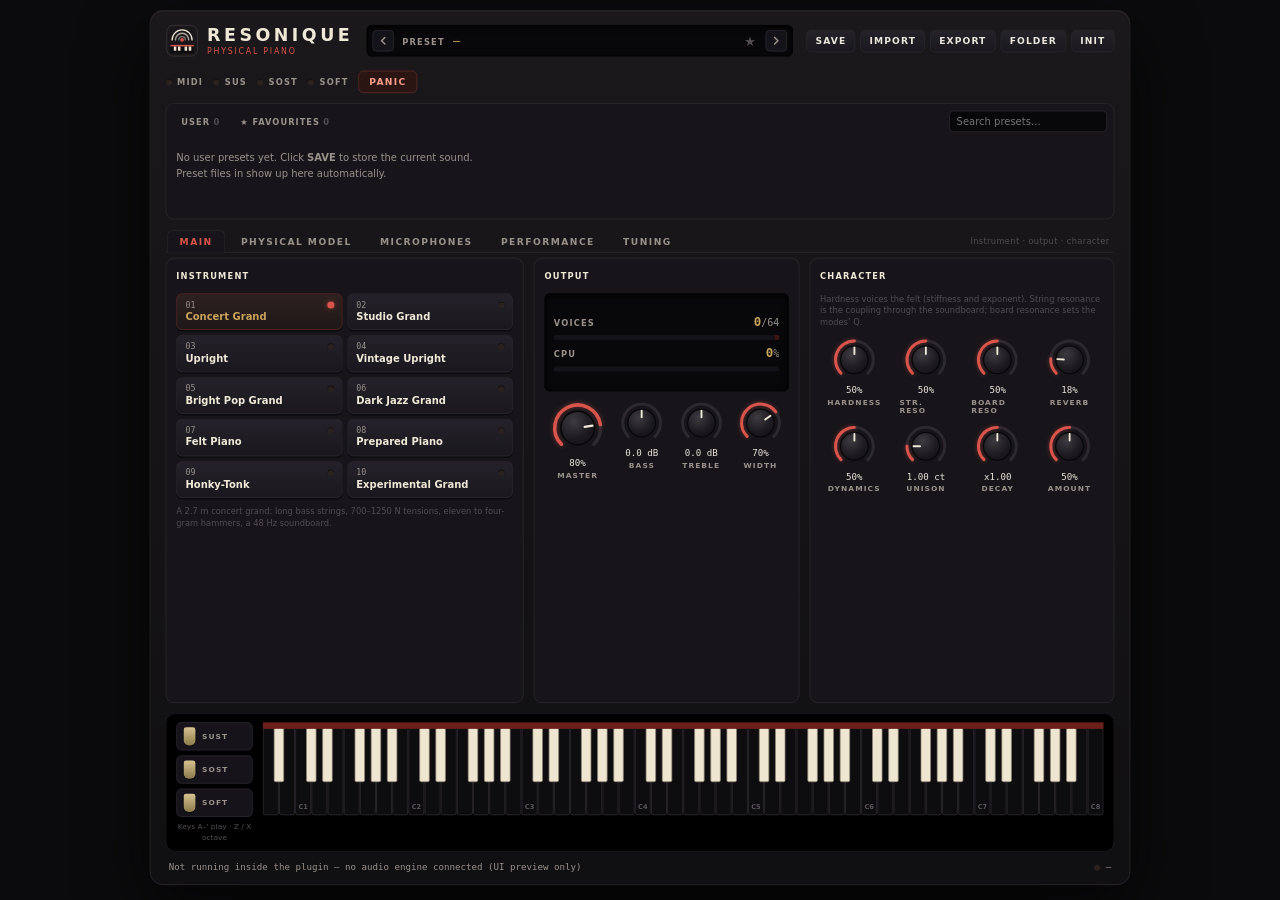
<file: vst/ui/index.html>
<!doctype html>
<html lang="en">
<head>
  <meta charset="utf-8">
  <meta name="viewport" content="width=device-width, initial-scale=1, minimum-scale=1, maximum-scale=1, user-scalable=no, viewport-fit=cover">
  <title>Resonique</title>
  <link rel="stylesheet" href="css/style.css">
</head>
<body class="plugin">
  <!-- shared SVG defs: knob face gradient + the logo -->
  <svg width="0" height="0" style="position:absolute" aria-hidden="true" focusable="false">
    <defs>
      <radialGradient id="knobFace" cx="38%" cy="30%" r="80%">
        <stop offset="0%" stop-color="#3d3a40"/>
        <stop offset="60%" stop-color="#1f1c22"/>
        <stop offset="100%" stop-color="#121014"/>
      </radialGradient>
      <symbol id="logo" viewBox="0 0 40 40">
        <rect x="1.5" y="1.5" width="37" height="37" rx="8" fill="#1a171a" stroke="#3a343b"/>
        <path d="M8 19 a12 12 0 0 1 24 0" fill="none" stroke="#efe6d2" stroke-width="1.6" stroke-linecap="round"/>
        <path d="M12 19 a8 8 0 0 1 16 0" fill="none" stroke="#efe6d2" stroke-width="1.6" stroke-linecap="round" opacity="0.7"/>
        <path d="M16 19 a4 4 0 0 1 8 0" fill="none" stroke="#efe6d2" stroke-width="1.6" stroke-linecap="round" opacity="0.45"/>
        <circle cx="20" cy="19" r="2.2" fill="#d9544a"/>
        <rect x="6" y="25" width="28" height="2" fill="#d9544a"/>
        <rect x="6" y="27" width="28" height="8" fill="#0d0c0e"/>
        <rect x="10" y="27" width="3" height="5" fill="#efe6d2"/><rect x="15" y="27" width="3" height="5" fill="#efe6d2"/>
        <rect x="23" y="27" width="3" height="5" fill="#efe6d2"/><rect x="28" y="27" width="3" height="5" fill="#efe6d2"/>
      </symbol>
    </defs>
  </svg>

  <main class="synth">
    <header class="topbar">
      <div class="brand">
        <svg class="brand-logo" aria-hidden="true"><use href="#logo"/></svg>
        <div class="brand-text">
          <span class="brand-mark">RESONIQUE</span>
          <span class="brand-sub" id="brand-sub">PHYSICAL PIANO</span>
        </div>
      </div>
      <div class="patch-display">
        <button id="preset-prev" type="button" class="pd-step" aria-label="Previous preset">
          <svg viewBox="0 0 12 12" aria-hidden="true"><path d="M8 2 4 6l4 4"/></svg>
        </button>
        <div class="pd-text">
          <span id="preset-cat" class="pd-label">PRESET</span>
          <span id="preset-name" class="pd-name"></span>
        </div>
        <button id="preset-fav" type="button" class="pd-fav" title="Favourite">&#9733;</button>
        <button id="preset-next" type="button" class="pd-step" aria-label="Next preset">
          <svg viewBox="0 0 12 12" aria-hidden="true"><path d="m4 2 4 4-4 4"/></svg>
        </button>
      </div>
      <div class="preset-actions">
        <button id="preset-save" type="button" class="pd-btn">SAVE</button>
        <button id="preset-load" type="button" class="pd-btn" title="Load a .rqpreset file">IMPORT</button>
        <button id="preset-export" type="button" class="pd-btn" title="Export the current sound as a .rqpreset file">EXPORT</button>
        <button id="preset-folder" type="button" class="pd-btn" title="Open the preset folder">FOLDER</button>
        <button id="preset-init" type="button" class="pd-btn" title="Every parameter to its default">INIT</button>
      </div>
      <div class="top-controls">
        <span class="indicator"><span class="led" id="midi-led" title="Note activity"></span>MIDI</span>
        <span class="indicator"><span class="led" id="sustain-led"></span>SUS</span>
        <span class="indicator"><span class="led" id="sost-led"></span>SOST</span>
        <span class="indicator"><span class="led" id="soft-led"></span>SOFT</span>
        <button id="panic-btn" type="button" class="panic">PANIC</button>
      </div>
    </header>

    <section class="browser" aria-label="Presets">
      <div class="browser-head">
        <div class="cat-tabs" id="cat-tabs" role="tablist"></div>
        <input id="preset-search" type="search" placeholder="Search presets…" spellcheck="false" autocomplete="off">
      </div>
      <div class="preset-grid" id="preset-grid"></div>
      <div class="preset-desc" id="preset-desc"></div>
    </section>

    <nav class="page-tabs" role="tablist" aria-label="Sections">
      <button type="button" class="page-tab" data-page="main" role="tab">MAIN</button>
      <button type="button" class="page-tab" data-page="physics" role="tab">PHYSICAL MODEL</button>
      <button type="button" class="page-tab" data-page="mics" role="tab">MICROPHONES</button>
      <button type="button" class="page-tab" data-page="perf" role="tab">PERFORMANCE</button>
      <button type="button" class="page-tab" data-page="tuning" role="tab">TUNING</button>
      <span class="page-hint" id="page-hint"></span>
    </nav>
    <div class="pages">
      <div class="page" data-page="main"><section class="row row-main" id="main-row"></section></div>
      <div class="page" data-page="physics"><section class="row row-physics" id="physics-row"></section></div>
      <div class="page" data-page="mics"><section class="row row-mics" id="mics-row"></section></div>
      <div class="page" data-page="perf"><section class="row row-perf" id="perf-row"></section></div>
      <div class="page" data-page="tuning"><section class="row row-tuning" id="tuning-row"></section></div>
    </div>

    <section class="keybed">
      <div class="pedals" id="pedals">
        <span class="kbd-hint">Keys A–' play · Z / X octave</span>
      </div>
      <!-- phones (compact layout) show part of the keyboard: shift it by octaves -->
      <div class="octave-ctl" id="octave-ctl">
        <div class="oct-buttons">
          <button id="oct-down" type="button" aria-label="Octave down">&#8722;</button>
          <button id="oct-up" type="button" aria-label="Octave up">+</button>
        </div>
        <span id="octave-readout" class="oct-readout"></span>
      </div>
      <div id="piano" class="piano"></div>
    </section>

    <footer class="statusbar">
      <span id="midi-monitor" class="monitor">Connecting to plugin…</span>
      <span class="audio-status"><span class="led" id="audio-led"></span><span id="audio-info">—</span></span>
    </footer>
  </main>

  <div id="modal" class="modal hidden" role="dialog" aria-modal="true" aria-labelledby="modal-title">
    <div class="modal-card">
      <div id="modal-title" class="modal-title"></div>
      <div id="modal-body" class="modal-body"></div>
      <input id="modal-input" class="modal-input" type="text" maxlength="60" spellcheck="false" autocomplete="off">
      <div id="modal-label2" class="modal-label"></div>
      <input id="modal-input2" class="modal-input" type="text" maxlength="40" spellcheck="false" autocomplete="off">
      <div class="modal-actions">
        <button id="modal-cancel" type="button" class="pd-btn">CANCEL</button>
        <button id="modal-ok" type="button" class="pd-btn primary">OK</button>
      </div>
    </div>
  </div>

  <script src="js/params.js"></script>
  <script src="js/engine-juce.js"></script>
  <script src="js/knob.js"></script>
  <script src="js/controls.js"></script>
  <script src="js/piano.js"></script>
  <script src="js/editors.js"></script>
  <script src="js/app.js"></script>
</body>
</html>
</file>
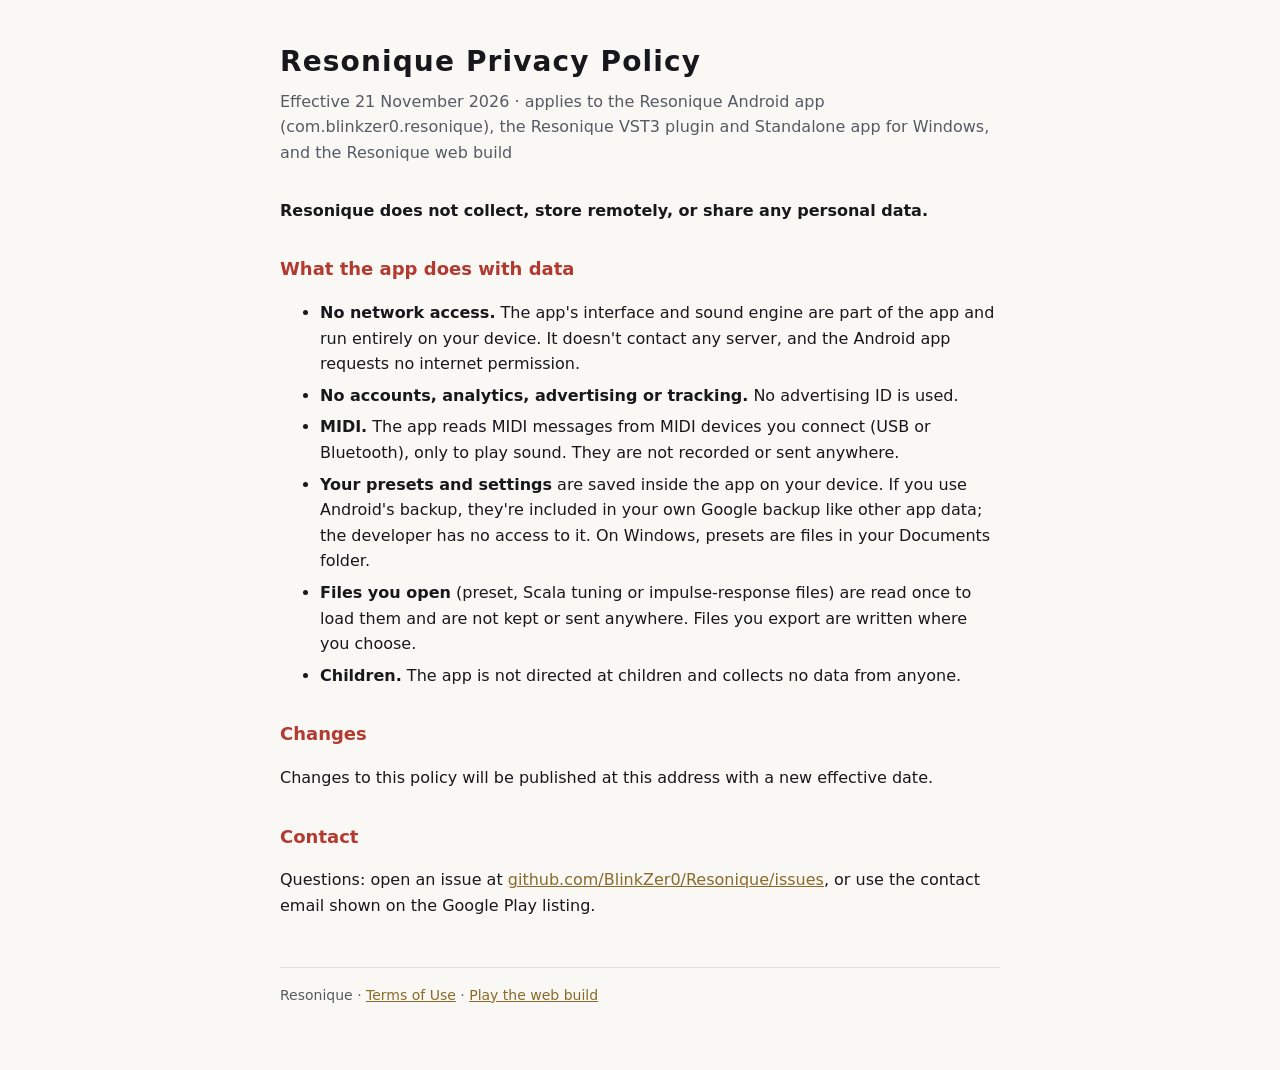
<file: docs/privacy.html>
<!doctype html>
<html lang="en">
<head>
<meta charset="utf-8">
<meta name="viewport" content="width=device-width, initial-scale=1">
<title>Resonique Privacy Policy</title>
<style>
  :root { --bg: #0b0a0c; --text: #ece6dc; --muted: #9a918a; --accent: #d9544a; --brass: #c9a35b; --edge: #2c272d; }
  @media (prefers-color-scheme: light) { :root { --bg: #faf8f4; --text: #16181c; --muted: #555b64; --accent: #b23a31; --brass: #8a6a2a; --edge: #d9dce1; } }
  body { margin: 0; background: var(--bg); color: var(--text); font: 16px/1.6 "Segoe UI", system-ui, -apple-system, sans-serif; }
  main { max-width: 720px; margin: 0 auto; padding: 40px 16px 64px; }
  h1 { font-size: 28px; letter-spacing: 0.04em; margin: 0 0 4px; }
  .date { color: var(--muted); margin: 0 0 32px; }
  h2 { font-size: 18px; margin: 32px 0 8px; color: var(--accent); }
  a { color: var(--brass); }
  li { margin: 6px 0; }
  footer { margin-top: 48px; padding-top: 16px; border-top: 1px solid var(--edge); color: var(--muted); font-size: 14px; }
</style>
</head>
<body>
<main>
  <h1>Resonique Privacy Policy</h1>
  <p class="date">Effective 21 November 2026 · applies to the Resonique Android app (com.blinkzer0.resonique), the Resonique VST3 plugin and Standalone app for Windows, and the Resonique web build</p>

  <p><b>Resonique does not collect, store remotely, or share any personal data.</b></p>

  <h2>What the app does with data</h2>
  <ul>
    <li><b>No network access.</b> The app's interface and sound engine are part of the app and run entirely on your device. It doesn't contact any server, and the Android app requests no internet permission.</li>
    <li><b>No accounts, analytics, advertising or tracking.</b> No advertising ID is used.</li>
    <li><b>MIDI.</b> The app reads MIDI messages from MIDI devices you connect (USB or Bluetooth), only to play sound. They are not recorded or sent anywhere.</li>
    <li><b>Your presets and settings</b> are saved inside the app on your device. If you use Android's backup, they're included in your own Google backup like other app data; the developer has no access to it. On Windows, presets are files in your Documents folder.</li>
    <li><b>Files you open</b> (preset, Scala tuning or impulse-response files) are read once to load them and are not kept or sent anywhere. Files you export are written where you choose.</li>
    <li><b>Children.</b> The app is not directed at children and collects no data from anyone.</li>
  </ul>

  <h2>Changes</h2>
  <p>Changes to this policy will be published at this address with a new effective date.</p>

  <h2>Contact</h2>
  <p>Questions: open an issue at <a href="https://github.com/BlinkZer0/Resonique/issues">github.com/BlinkZer0/Resonique/issues</a>, or use the contact email shown on the Google Play listing.</p>

  <footer>Resonique · <a href="terms.html">Terms of Use</a> · <a href="./">Play the web build</a></footer>
</main>
</body>
</html>
</file>
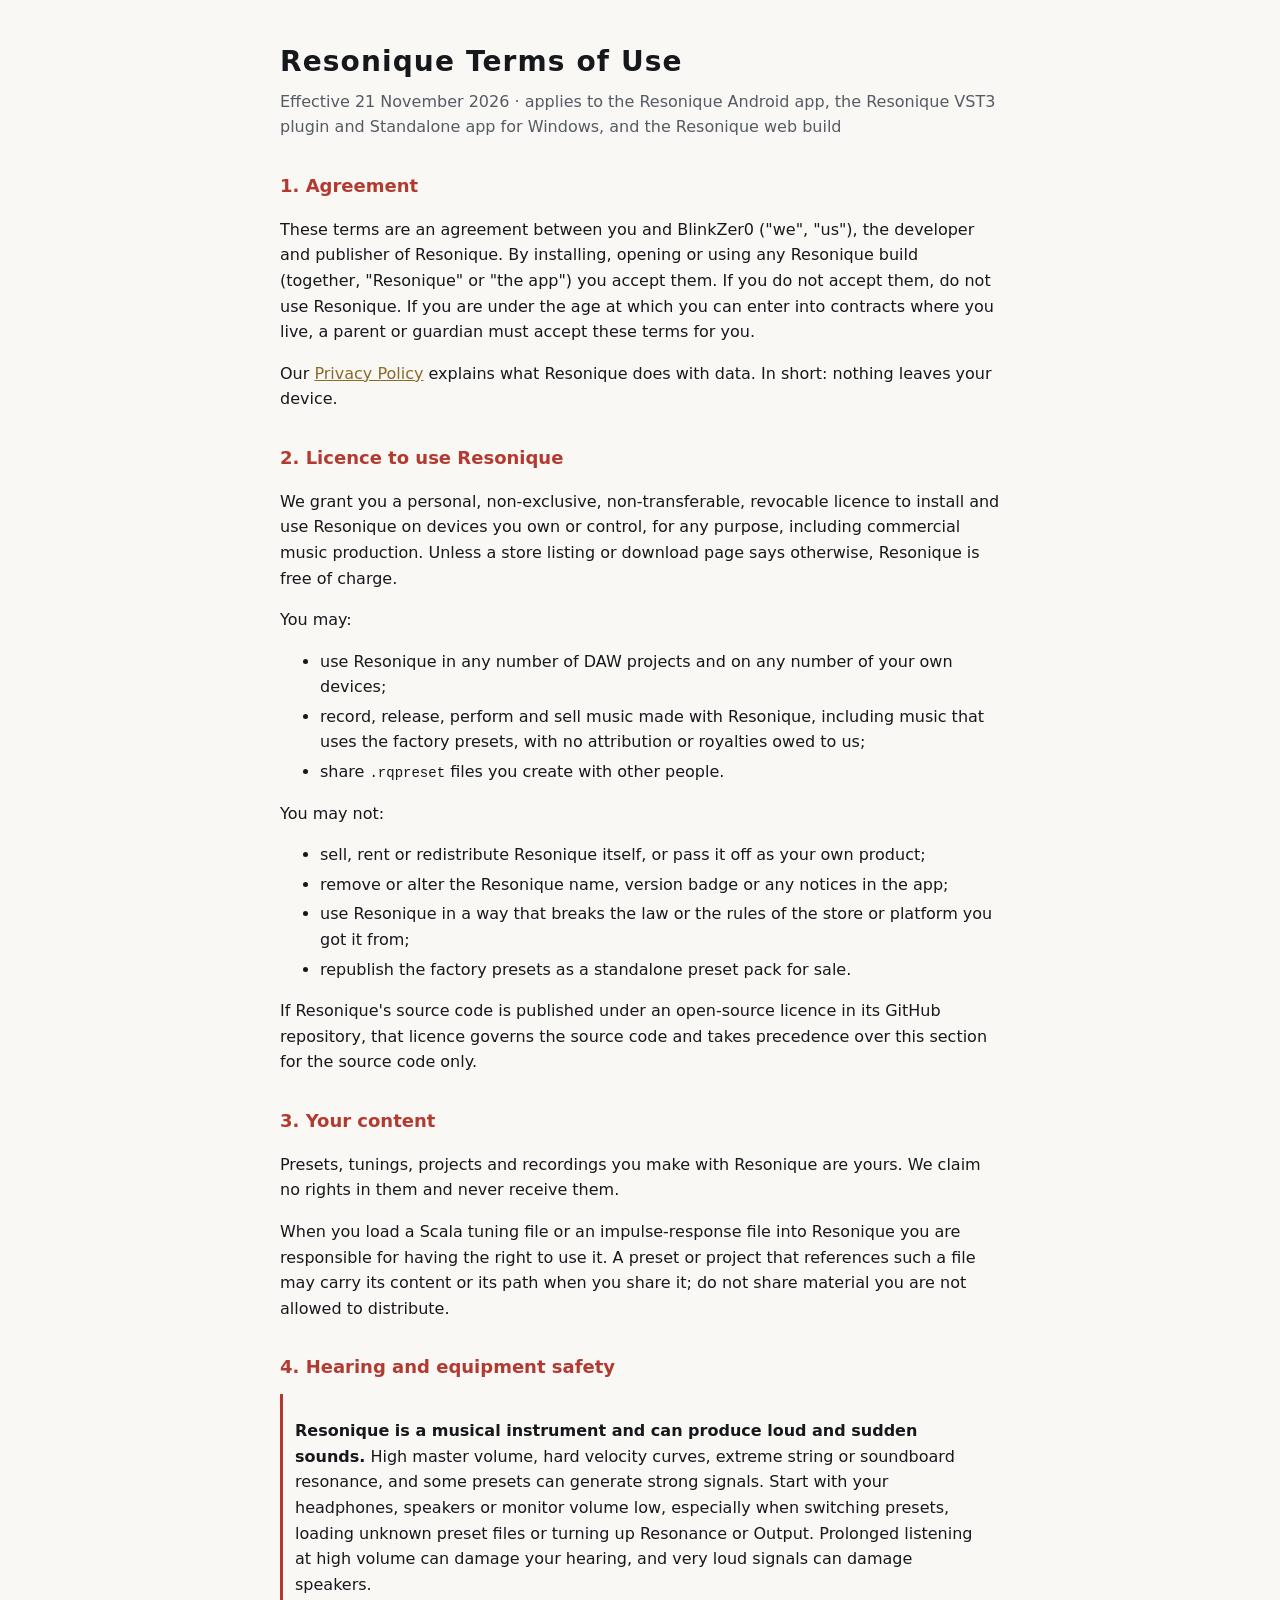
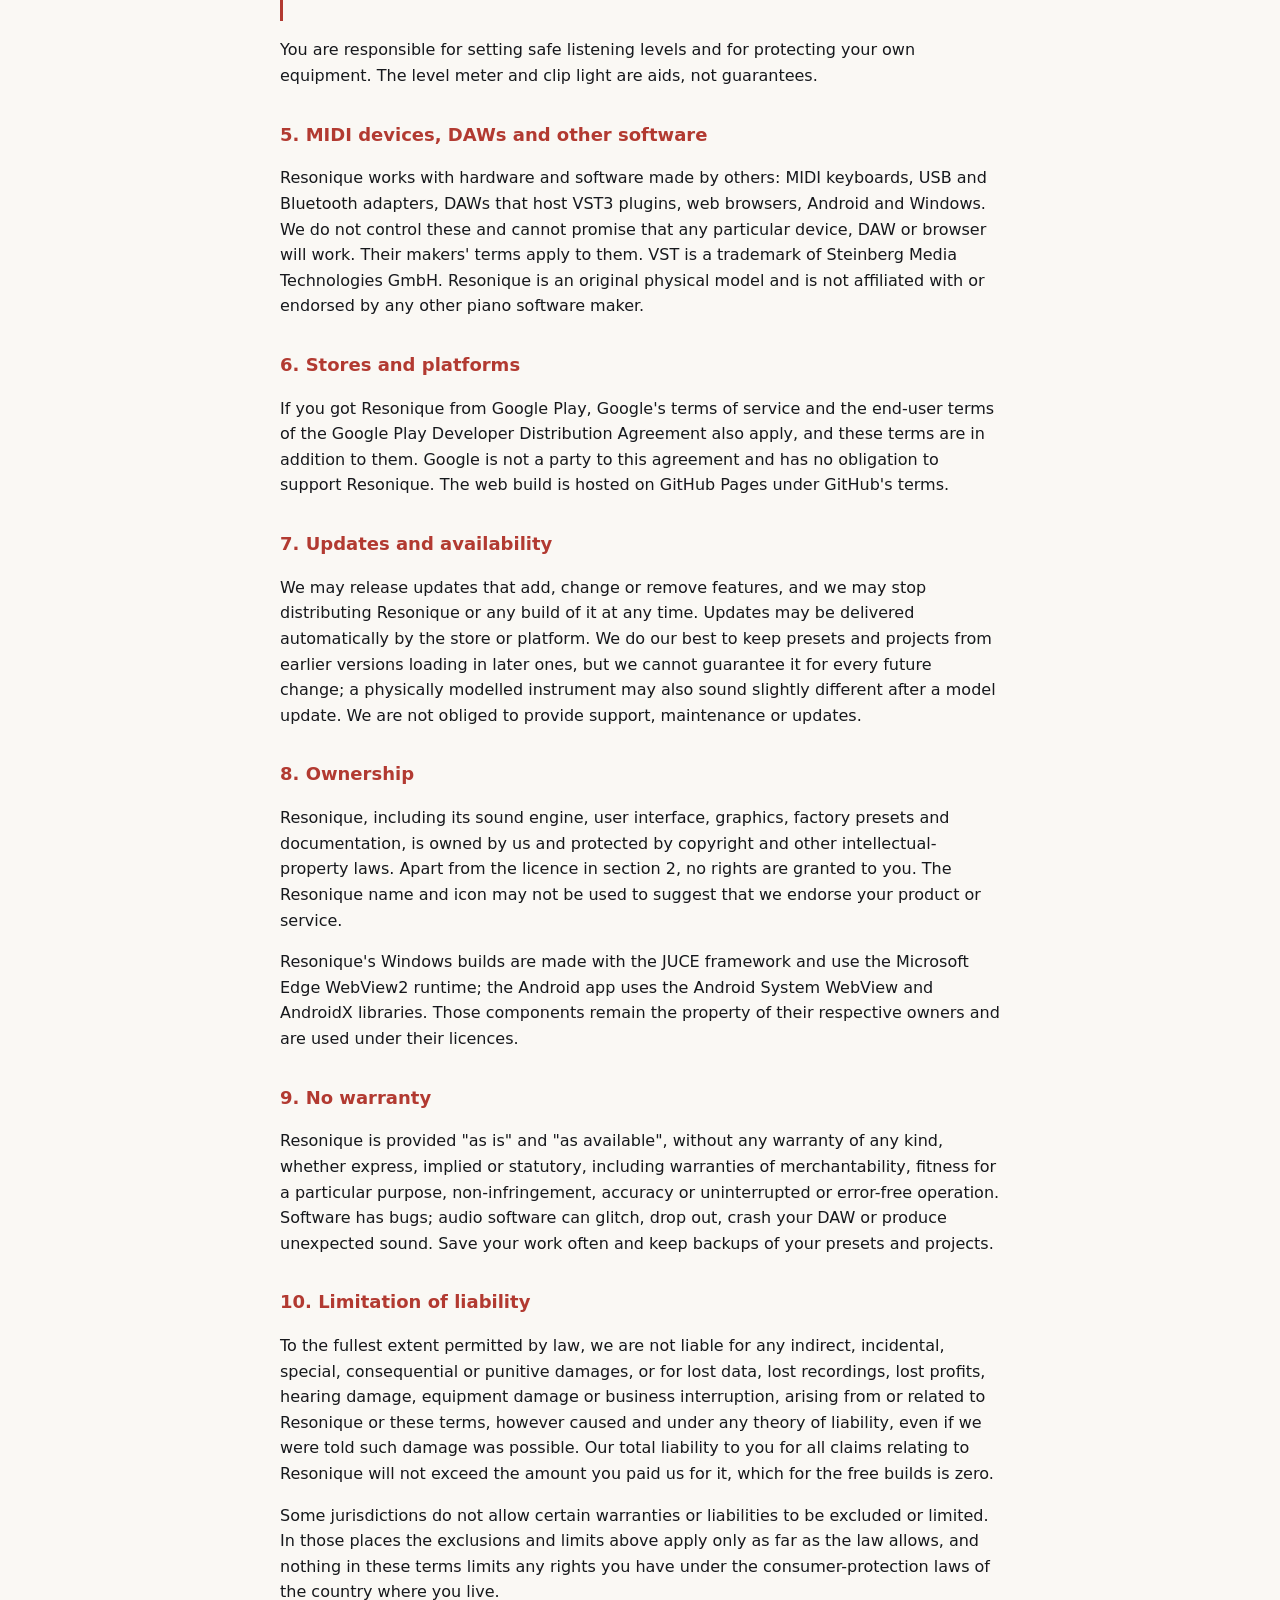
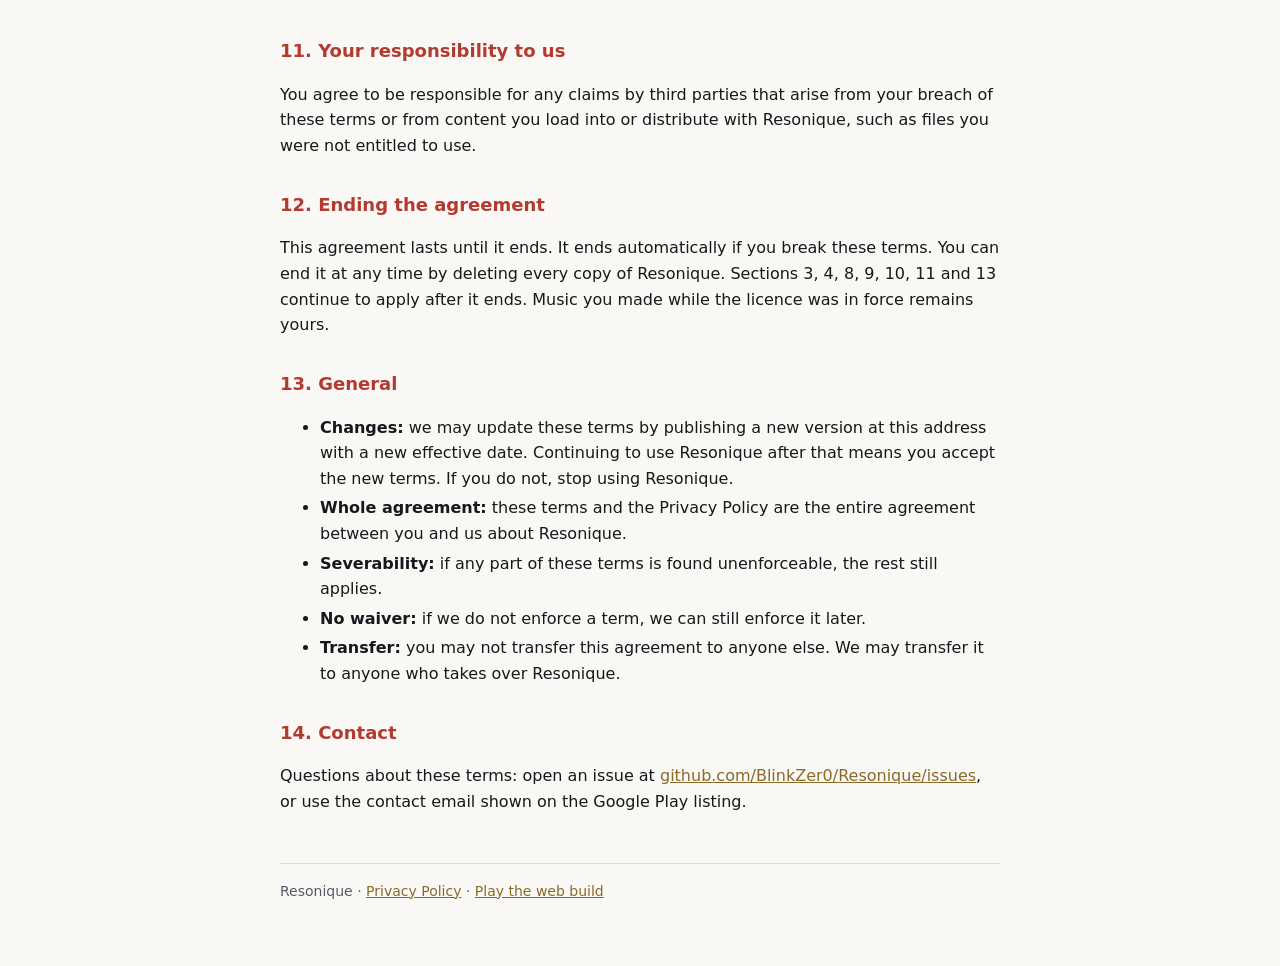
<file: docs/terms.html>
<!doctype html>
<html lang="en">
<head>
<meta charset="utf-8">
<meta name="viewport" content="width=device-width, initial-scale=1">
<title>Resonique Terms of Use</title>
<style>
  :root { --bg: #0b0a0c; --text: #ece6dc; --muted: #9a918a; --accent: #d9544a; --brass: #c9a35b; --edge: #2c272d; }
  @media (prefers-color-scheme: light) { :root { --bg: #faf8f4; --text: #16181c; --muted: #555b64; --accent: #b23a31; --brass: #8a6a2a; --edge: #d9dce1; } }
  body { margin: 0; background: var(--bg); color: var(--text); font: 16px/1.6 "Segoe UI", system-ui, -apple-system, sans-serif; }
  main { max-width: 720px; margin: 0 auto; padding: 40px 16px 64px; }
  h1 { font-size: 28px; letter-spacing: 0.04em; margin: 0 0 4px; }
  .date { color: var(--muted); margin: 0 0 32px; }
  h2 { font-size: 18px; margin: 32px 0 8px; color: var(--accent); }
  a { color: var(--brass); }
  li { margin: 4px 0; }
  code { font-size: 14px; }
  .warn { border-left: 3px solid var(--accent); padding: 8px 12px; margin: 12px 0; }
  footer { margin-top: 48px; padding-top: 16px; border-top: 1px solid var(--edge); color: var(--muted); font-size: 14px; }
</style>
</head>
<body>
<main>
  <h1>Resonique Terms of Use</h1>
  <p class="date">Effective 21 November 2026 · applies to the Resonique Android app, the Resonique VST3 plugin and Standalone app for Windows, and the Resonique web build</p>

  <h2>1. Agreement</h2>
  <p>These terms are an agreement between you and BlinkZer0 ("we", "us"), the developer and publisher of Resonique. By installing, opening or using any Resonique build (together, "Resonique" or "the app") you accept them. If you do not accept them, do not use Resonique. If you are under the age at which you can enter into contracts where you live, a parent or guardian must accept these terms for you.</p>
  <p>Our <a href="privacy.html">Privacy Policy</a> explains what Resonique does with data. In short: nothing leaves your device.</p>

  <h2>2. Licence to use Resonique</h2>
  <p>We grant you a personal, non-exclusive, non-transferable, revocable licence to install and use Resonique on devices you own or control, for any purpose, including commercial music production. Unless a store listing or download page says otherwise, Resonique is free of charge.</p>
  <p>You may:</p>
  <ul>
    <li>use Resonique in any number of DAW projects and on any number of your own devices;</li>
    <li>record, release, perform and sell music made with Resonique, including music that uses the factory presets, with no attribution or royalties owed to us;</li>
    <li>share <code>.rqpreset</code> files you create with other people.</li>
  </ul>
  <p>You may not:</p>
  <ul>
    <li>sell, rent or redistribute Resonique itself, or pass it off as your own product;</li>
    <li>remove or alter the Resonique name, version badge or any notices in the app;</li>
    <li>use Resonique in a way that breaks the law or the rules of the store or platform you got it from;</li>
    <li>republish the factory presets as a standalone preset pack for sale.</li>
  </ul>
  <p>If Resonique's source code is published under an open-source licence in its GitHub repository, that licence governs the source code and takes precedence over this section for the source code only.</p>

  <h2>3. Your content</h2>
  <p>Presets, tunings, projects and recordings you make with Resonique are yours. We claim no rights in them and never receive them.</p>
  <p>When you load a Scala tuning file or an impulse-response file into Resonique you are responsible for having the right to use it. A preset or project that references such a file may carry its content or its path when you share it; do not share material you are not allowed to distribute.</p>

  <h2>4. Hearing and equipment safety</h2>
  <div class="warn">
    <p><b>Resonique is a musical instrument and can produce loud and sudden sounds.</b> High master volume, hard velocity curves, extreme string or soundboard resonance, and some presets can generate strong signals. Start with your headphones, speakers or monitor volume low, especially when switching presets, loading unknown preset files or turning up Resonance or Output. Prolonged listening at high volume can damage your hearing, and very loud signals can damage speakers.</p>
  </div>
  <p>You are responsible for setting safe listening levels and for protecting your own equipment. The level meter and clip light are aids, not guarantees.</p>

  <h2>5. MIDI devices, DAWs and other software</h2>
  <p>Resonique works with hardware and software made by others: MIDI keyboards, USB and Bluetooth adapters, DAWs that host VST3 plugins, web browsers, Android and Windows. We do not control these and cannot promise that any particular device, DAW or browser will work. Their makers' terms apply to them. VST is a trademark of Steinberg Media Technologies GmbH. Resonique is an original physical model and is not affiliated with or endorsed by any other piano software maker.</p>

  <h2>6. Stores and platforms</h2>
  <p>If you got Resonique from Google Play, Google's terms of service and the end-user terms of the Google Play Developer Distribution Agreement also apply, and these terms are in addition to them. Google is not a party to this agreement and has no obligation to support Resonique. The web build is hosted on GitHub Pages under GitHub's terms.</p>

  <h2>7. Updates and availability</h2>
  <p>We may release updates that add, change or remove features, and we may stop distributing Resonique or any build of it at any time. Updates may be delivered automatically by the store or platform. We do our best to keep presets and projects from earlier versions loading in later ones, but we cannot guarantee it for every future change; a physically modelled instrument may also sound slightly different after a model update. We are not obliged to provide support, maintenance or updates.</p>

  <h2>8. Ownership</h2>
  <p>Resonique, including its sound engine, user interface, graphics, factory presets and documentation, is owned by us and protected by copyright and other intellectual-property laws. Apart from the licence in section 2, no rights are granted to you. The Resonique name and icon may not be used to suggest that we endorse your product or service.</p>
  <p>Resonique's Windows builds are made with the JUCE framework and use the Microsoft Edge WebView2 runtime; the Android app uses the Android System WebView and AndroidX libraries. Those components remain the property of their respective owners and are used under their licences.</p>

  <h2>9. No warranty</h2>
  <p>Resonique is provided "as is" and "as available", without any warranty of any kind, whether express, implied or statutory, including warranties of merchantability, fitness for a particular purpose, non-infringement, accuracy or uninterrupted or error-free operation. Software has bugs; audio software can glitch, drop out, crash your DAW or produce unexpected sound. Save your work often and keep backups of your presets and projects.</p>

  <h2>10. Limitation of liability</h2>
  <p>To the fullest extent permitted by law, we are not liable for any indirect, incidental, special, consequential or punitive damages, or for lost data, lost recordings, lost profits, hearing damage, equipment damage or business interruption, arising from or related to Resonique or these terms, however caused and under any theory of liability, even if we were told such damage was possible. Our total liability to you for all claims relating to Resonique will not exceed the amount you paid us for it, which for the free builds is zero.</p>
  <p>Some jurisdictions do not allow certain warranties or liabilities to be excluded or limited. In those places the exclusions and limits above apply only as far as the law allows, and nothing in these terms limits any rights you have under the consumer-protection laws of the country where you live.</p>

  <h2>11. Your responsibility to us</h2>
  <p>You agree to be responsible for any claims by third parties that arise from your breach of these terms or from content you load into or distribute with Resonique, such as files you were not entitled to use.</p>

  <h2>12. Ending the agreement</h2>
  <p>This agreement lasts until it ends. It ends automatically if you break these terms. You can end it at any time by deleting every copy of Resonique. Sections 3, 4, 8, 9, 10, 11 and 13 continue to apply after it ends. Music you made while the licence was in force remains yours.</p>

  <h2>13. General</h2>
  <ul>
    <li><b>Changes:</b> we may update these terms by publishing a new version at this address with a new effective date. Continuing to use Resonique after that means you accept the new terms. If you do not, stop using Resonique.</li>
    <li><b>Whole agreement:</b> these terms and the Privacy Policy are the entire agreement between you and us about Resonique.</li>
    <li><b>Severability:</b> if any part of these terms is found unenforceable, the rest still applies.</li>
    <li><b>No waiver:</b> if we do not enforce a term, we can still enforce it later.</li>
    <li><b>Transfer:</b> you may not transfer this agreement to anyone else. We may transfer it to anyone who takes over Resonique.</li>
  </ul>

  <h2>14. Contact</h2>
  <p>Questions about these terms: open an issue at <a href="https://github.com/BlinkZer0/Resonique/issues">github.com/BlinkZer0/Resonique/issues</a>, or use the contact email shown on the Google Play listing.</p>

  <footer>Resonique · <a href="privacy.html">Privacy Policy</a> · <a href="./">Play the web build</a></footer>
</main>
</body>
</html>
</file>
<file: vst/ui/css/style.css>
/* ============================================================================
   Resonique: the family console (E-Piano / Eight Ball lineage) in piano
   colours: polished ebony chassis, ivory text, felt-red accent, brass readouts.
   ============================================================================ */
:root {
  --bg: #0b0a0c;
  --chassis-1: #1b181b;
  --chassis-2: #100f12;
  --panel: #17151a;
  --panel-edge: #2c272d;
  --screen: #080709;
  --text: #ece6dc;
  --ivory: #f1e9d8;
  --muted: #9a918a;
  --faint: #534c52;
  --accent: #d9544a;
  --accent-glow: rgba(217, 84, 74, 0.45);
  --accent-dim: #5a2621;
  --brass: #c9a35b;
  --track: #2e292f;
  --sans: "Segoe UI", system-ui, -apple-system, sans-serif;
  --mono: "Cascadia Mono", "Consolas", ui-monospace, monospace;
}

* { box-sizing: border-box; }
html, body { margin: 0; }
body {
  min-height: 100vh;
  background: radial-gradient(1400px 700px at 50% -10%, #1d191d 0%, var(--bg) 60%) var(--bg);
  color: var(--text);
  font-family: var(--sans);
  display: flex;
  justify-content: center;
  padding: 24px 16px;
  -webkit-font-smoothing: antialiased;
}
button { font-family: inherit; color: inherit; }

.synth {
  width: 100%;
  max-width: 1180px;
  background: linear-gradient(180deg, var(--chassis-1), var(--chassis-2));
  border: 1px solid var(--panel-edge);
  border-radius: 16px;
  padding: 16px 18px 14px;
  box-shadow: 0 30px 80px rgba(0, 0, 0, 0.65), inset 0 1px 0 rgba(255, 255, 255, 0.05);
  display: flex;
  flex-direction: column;
  gap: 12px;
  user-select: none;
}

/* ---------------------------------------------------------------- LEDs --- */
.led {
  display: inline-block;
  width: 8px; height: 8px;
  border-radius: 50%;
  background: #2b2220;
  box-shadow: inset 0 1px 1px rgba(0, 0, 0, 0.6);
  flex: none;
  transition: background 60ms, box-shadow 60ms;
}
.led.on, .selected > .led, .power.on .led {
  background: var(--accent);
  box-shadow: 0 0 8px var(--accent-glow), 0 0 2px var(--accent);
}
.led.half { background: #8a3a33; }

.ctl-label, .panel-title, .knob-label, .pd-label, .vs-label {
  font-size: 10px;
  letter-spacing: 0.14em;
  text-transform: uppercase;
  color: var(--muted);
  font-weight: 600;
}

/* -------------------------------------------------------------- top bar --- */
.topbar { display: flex; align-items: center; gap: 16px; flex-wrap: wrap; }
.brand { display: flex; align-items: center; gap: 10px; }
.brand-logo { width: 40px; height: 40px; }
.brand-text { display: flex; flex-direction: column; line-height: 1.1; }
.brand-mark { font-size: 21px; font-weight: 800; letter-spacing: 0.2em; color: var(--ivory); }
.brand-sub { font-size: 9.5px; letter-spacing: 0.22em; color: var(--accent); margin-top: 3px; }

.patch-display {
  flex: 1;
  min-width: 220px;
  display: flex;
  align-items: center;
  gap: 6px;
  background: var(--screen);
  border: 1px solid #000;
  border-radius: 6px;
  padding: 5px 6px;
  box-shadow: inset 0 2px 6px rgba(0, 0, 0, 0.8);
}
.pd-text { flex: 1; min-width: 0; display: flex; align-items: baseline; gap: 10px; padding: 0 4px; }
.pd-name { font-family: var(--mono); color: var(--brass); font-size: 15px; text-shadow: 0 0 8px rgba(201, 163, 91, 0.35); white-space: nowrap; overflow: hidden; text-overflow: ellipsis; }
.pd-step {
  flex: none; width: 26px; height: 26px; padding: 0;
  display: flex; align-items: center; justify-content: center;
  background: #15131a; border: 1px solid var(--panel-edge); border-radius: 5px; cursor: pointer;
}
.pd-step svg { width: 12px; height: 12px; fill: none; stroke: var(--muted); stroke-width: 1.8; stroke-linecap: round; stroke-linejoin: round; }
.pd-step:hover svg { stroke: var(--accent); }
.pd-step:active { transform: translateY(1px); }
.pd-fav { flex: none; width: 26px; height: 26px; padding: 0; background: transparent; border: none; cursor: pointer; font-size: 16px; color: var(--faint); }
.pd-fav.on { color: var(--brass); text-shadow: 0 0 6px rgba(201, 163, 91, 0.6); }

.preset-actions { display: flex; gap: 6px; flex-wrap: wrap; }
.pd-btn {
  background: linear-gradient(180deg, #25222a, #1a181e);
  border: 1px solid var(--panel-edge);
  border-radius: 6px;
  padding: 6px 10px;
  font-size: 11px; font-weight: 700; letter-spacing: 0.12em;
  color: var(--text);
  cursor: pointer;
}
.pd-btn:hover { border-color: #3d3740; }
.pd-btn:active { transform: translateY(1px); }
.pd-btn.primary { background: linear-gradient(180deg, #3a2320, #2a1816); border-color: var(--accent-dim); color: #ff9c8a; }
.pd-btn.primary:hover { border-color: var(--accent); }
.pd-btn.danger { background: #2a1512; border-color: #5b2a22; color: #ff9c8a; }
.pd-btn.small { padding: 4px 8px; font-size: 10px; }
.pd-btn:disabled { opacity: 0.45; cursor: default; }

.top-controls { display: flex; align-items: center; gap: 12px; flex-wrap: wrap; }
.indicator { display: flex; align-items: center; gap: 6px; font-size: 10px; letter-spacing: 0.14em; color: var(--muted); font-weight: 600; }
.panic {
  background: #2a1512; border: 1px solid #5b2a22; color: #ff9c8a;
  border-radius: 6px; padding: 6px 12px;
  font-size: 11px; letter-spacing: 0.14em; font-weight: 700; cursor: pointer;
}
.panic:hover { background: #3a1a15; }
.panic:active { transform: translateY(1px); }

/* ------------------------------------------------------- preset browser --- */
.browser {
  background: var(--panel);
  border: 1px solid var(--panel-edge);
  border-radius: 10px;
  padding: 8px;
  display: flex; flex-direction: column; gap: 8px;
}
.browser-head { display: flex; align-items: center; gap: 6px; }
.cat-tabs { display: flex; flex-wrap: wrap; gap: 4px; flex: 1; }
.cat-tab {
  position: relative;
  background: transparent;
  border: 1px solid transparent;
  border-radius: 5px;
  padding: 4px 9px;
  font-size: 10px; font-weight: 700; letter-spacing: 0.12em; text-transform: uppercase;
  color: var(--muted);
  cursor: pointer;
}
.cat-tab:hover { color: var(--text); }
.cat-tab.active { color: var(--accent); border-color: var(--accent-dim); background: #221615; }
.cat-tab.has-current::after {
  content: ""; position: absolute; top: 3px; right: 3px;
  width: 4px; height: 4px; border-radius: 50%; background: var(--accent);
}
.cat-tab .count { color: var(--faint); margin-left: 4px; font-weight: 600; }
#preset-search {
  width: 190px;
  background: var(--screen); color: var(--text);
  border: 1px solid var(--panel-edge); border-radius: 5px;
  padding: 5px 8px; font: 12px var(--sans); outline: none;
  user-select: text;
}
#preset-search:focus { border-color: var(--accent-dim); }

.preset-grid {
  display: grid;
  grid-template-columns: repeat(6, minmax(0, 1fr));
  grid-auto-rows: 30px;
  gap: 6px;
  height: 66px;
  overflow-y: auto;
  padding-right: 2px;
}
.preset-btn {
  position: relative;
  display: flex; align-items: center;
  padding: 0 40px 0 10px;
  background: linear-gradient(180deg, #24212a, #1a181e);
  border: 1px solid var(--panel-edge);
  border-radius: 6px;
  font-size: 12px; font-weight: 600; text-align: left;
  cursor: pointer;
  min-width: 0;
}
.preset-btn:hover { border-color: #3d3740; }
.preset-btn:active { transform: translateY(1px); }
.preset-btn.selected { border-color: var(--accent); background: linear-gradient(180deg, #2e1f1d, #1f1716); color: var(--brass); }
.pb-name { white-space: nowrap; overflow: hidden; text-overflow: ellipsis; }
.pb-fav, .pb-del {
  position: absolute; top: 50%; transform: translateY(-50%);
  width: 18px; height: 18px; line-height: 17px; text-align: center;
  border-radius: 4px; color: var(--faint); font-size: 14px;
}
.pb-fav { right: 22px; opacity: 0.45; }
.pb-fav.on { color: var(--brass); opacity: 1; }
.preset-btn:hover .pb-fav { opacity: 1; }
.pb-del { right: 4px; opacity: 0; }
.preset-btn:hover .pb-del { opacity: 1; }
.pb-del:hover { background: #3a1a15; color: #ff9c8a; }
.grid-empty { grid-column: 1 / -1; grid-row: 1 / 3; align-self: center; font-size: 12px; color: var(--muted); line-height: 1.6; padding: 0 4px; }
.path { font-family: var(--mono); color: var(--text); font-size: 11px; word-break: break-all; }
.preset-grid::-webkit-scrollbar { width: 6px; }
.preset-grid::-webkit-scrollbar-thumb { background: #33303a; border-radius: 3px; }
.preset-desc { font-size: 11px; color: var(--muted); min-height: 14px; padding: 0 4px; white-space: nowrap; overflow: hidden; text-overflow: ellipsis; }

/* ------------------------------------------------------------ page tabs --- */
.page-tabs {
  display: flex; align-items: center; gap: 4px;
  border-bottom: 1px solid var(--panel-edge);
  padding: 0 2px;
  margin-bottom: -6px;
}
.page-tab {
  display: flex; align-items: center; gap: 7px;
  background: transparent;
  border: 1px solid transparent; border-bottom: none;
  border-radius: 7px 7px 0 0;
  padding: 7px 14px 6px;
  font-size: 11px; font-weight: 700; letter-spacing: 0.16em;
  color: var(--muted);
  cursor: pointer;
  position: relative; top: 1px;
}
.page-tab:hover { color: var(--text); }
.page-tab.active { color: var(--accent); background: var(--panel); border-color: var(--panel-edge); }
.page-hint { margin-left: auto; font-size: 10px; color: var(--faint); letter-spacing: 0.04em; padding-right: 4px; }
.pages { display: grid; }
.page { grid-area: 1 / 1; display: flex; flex-direction: column; gap: 12px; min-width: 0; }
.page:not(.active) { visibility: hidden; pointer-events: none; }

/* --------------------------------------------------------------- panels --- */
.row { display: grid; gap: 12px; flex: 1; align-content: stretch; }
.row-main { grid-template-columns: minmax(0, 1.35fr) minmax(0, 1fr) minmax(0, 1.15fr); }
.row-physics { grid-template-columns: minmax(0, 1.15fr) minmax(0, 1fr) minmax(0, 1fr); }
.col { display: flex; flex-direction: column; gap: 12px; min-width: 0; }
.col > .panel { flex: 1; }
.row-mics { grid-template-columns: minmax(0, 1.1fr) minmax(0, 1fr) minmax(0, 1fr); }
.row-perf { grid-template-columns: minmax(0, 1.2fr) minmax(0, 1fr) minmax(0, 0.9fr); }
.row-tuning { grid-template-columns: minmax(0, 1fr) minmax(0, 1.6fr); }

.panel {
  background: var(--panel);
  border: 1px solid var(--panel-edge);
  border-radius: 10px;
  padding: 10px 12px 12px;
  display: flex; flex-direction: column; gap: 10px;
  box-shadow: inset 0 1px 0 rgba(255, 255, 255, 0.03);
  min-width: 0;
}
.panel-head { display: flex; align-items: center; justify-content: space-between; min-height: 22px; gap: 8px; }
.panel-title { color: var(--ivory); }
.panel-note { font-size: 10px; color: var(--faint); line-height: 1.4; }
.panel.off .knob-row { opacity: 0.4; }

.power {
  display: flex; align-items: center; gap: 6px;
  background: #1f1c22; border: 1px solid var(--panel-edge); border-radius: 5px;
  padding: 3px 8px; font-size: 10px; letter-spacing: 0.14em; font-weight: 700;
  color: var(--muted); cursor: pointer;
}
.power.on { color: var(--text); }

.screen {
  position: relative;
  background: var(--screen);
  border: 1px solid #000;
  border-radius: 6px;
  height: 64px;
  overflow: hidden;
  box-shadow: inset 0 2px 8px rgba(0, 0, 0, 0.9);
}
.screen.tall { height: 120px; }
.screen svg { position: absolute; inset: 4px 0; width: 100%; height: calc(100% - 8px); }
.scr-grid { stroke: #1c1a20; stroke-width: 1; vector-effect: non-scaling-stroke; }
.scr-line { fill: none; stroke: var(--accent); stroke-width: 1.6; vector-effect: non-scaling-stroke; filter: drop-shadow(0 0 3px var(--accent-glow)); stroke-linejoin: round; }
.scr-line2 { fill: none; stroke: var(--brass); stroke-width: 1.2; vector-effect: non-scaling-stroke; opacity: 0.8; }
.scr-bar { fill: var(--accent); opacity: 0.85; }
.scr-bar.dim { fill: var(--faint); }
.scr-text {
  position: absolute; right: 8px; top: 5px;
  font-family: var(--mono); font-size: 10px; color: #cfc8bd;
  background: rgba(7, 8, 10, 0.75); padding: 1px 4px; border-radius: 3px;
}
.scr-text.left { right: auto; left: 8px; }

/* ---------------------------------------------------------------- knobs --- */
.knob-row { display: flex; justify-content: space-around; gap: 4px; flex-wrap: wrap; }
.knob { display: flex; flex-direction: column; align-items: center; gap: 2px; width: 64px; }
.knob-svg { width: 56px; height: 56px; cursor: ns-resize; touch-action: none; outline: none; overflow: visible; }
.knob-svg:focus-visible .k-face { stroke: var(--accent); }
.k-track { fill: none; stroke: var(--track); stroke-width: 4; stroke-linecap: round; }
.k-value { fill: none; stroke: var(--accent); stroke-width: 4; stroke-linecap: round; filter: drop-shadow(0 0 3px var(--accent-glow)); }
.k-tick { fill: var(--faint); }
.k-face { fill: url(#knobFace); stroke: #050607; stroke-width: 1.5; }
.k-pointer { stroke: var(--ivory); stroke-width: 2.6; stroke-linecap: round; }
.knob:hover .k-track { stroke: #3a343b; }
.knob-value { font-family: var(--mono); font-size: 11px; color: var(--text); min-height: 14px; white-space: nowrap; }
.knob.active .knob-value { color: var(--accent); }
.knob-label { font-size: 9px; }
.knob.knob-lg { width: 76px; }
.knob.knob-lg .knob-svg { width: 68px; height: 68px; }

/* ---------------------------------------------------- instrument bank --- */
.instrument-bank { display: grid; grid-template-columns: repeat(2, minmax(0, 1fr)); gap: 6px; }
.inst-btn {
  position: relative;
  display: flex; flex-direction: column; align-items: flex-start; gap: 2px;
  padding: 7px 10px 8px;
  background: linear-gradient(180deg, #24212a, #1a181e);
  border: 1px solid var(--panel-edge);
  border-radius: 7px;
  cursor: pointer; text-align: left;
  box-shadow: 0 2px 0 #0b0c0e;
}
.inst-btn:hover { border-color: #3d3740; }
.inst-btn:active { transform: translateY(1px); box-shadow: 0 1px 0 #0b0c0e; }
.inst-btn .led { position: absolute; top: 9px; right: 9px; }
.inst-num { font-family: var(--mono); font-size: 10px; color: var(--muted); }
.inst-name { font-size: 12px; font-weight: 600; line-height: 1.2; color: var(--ivory); }
.inst-btn.selected { border-color: var(--accent-dim); background: linear-gradient(180deg, #2e2220, #1e1717); }
.inst-btn.selected .inst-name { color: var(--brass); }

/* -------------------------------------------------------------- switches --- */
.switch-row { display: flex; align-items: center; justify-content: space-between; gap: 6px; flex-wrap: wrap; }
.labeled-row { display: grid; grid-template-columns: 74px minmax(0, 1fr); align-items: center; gap: 8px; }
.seg { display: inline-flex; background: #100f13; border: 1px solid var(--panel-edge); border-radius: 6px; padding: 2px; gap: 2px; flex-wrap: wrap; }
.seg button {
  background: transparent; border: none; border-radius: 4px;
  padding: 4px 8px;
  font-size: 10px; font-weight: 700; letter-spacing: 0.1em; text-transform: uppercase;
  color: var(--muted); cursor: pointer;
}
.seg button:hover { color: var(--text); }
.seg button.on { background: #2e1f1d; color: var(--accent); box-shadow: inset 0 0 0 1px var(--accent-dim); }
.seg button:focus-visible { outline: 1px solid var(--accent); }
.param-select {
  min-width: 0; width: 100%;
  background: var(--screen); color: var(--text);
  border: 1px solid var(--panel-edge); border-radius: 5px;
  padding: 4px 2px 4px 4px;
  font: 600 11px var(--sans); cursor: pointer;
}
.param-select:hover { border-color: #3d3740; }
.param-select:focus-visible { outline: 1px solid var(--accent); }

/* ------------------------------------------------------------- stats ------- */
.stat-screen { display: flex; flex-direction: column; justify-content: center; gap: 7px; padding: 0 10px; height: auto; min-height: 118px; }
.vs-row { display: flex; justify-content: space-between; align-items: baseline; }
.vs-value { font-family: var(--mono); color: var(--muted); font-size: 12px; }
.vs-value b { color: var(--brass); font-size: 15px; font-weight: 600; }
.meter { position: relative; height: 6px; background: #15131a; border-radius: 3px; overflow: hidden; }
.meter-fill { height: 100%; width: 0%; background: linear-gradient(90deg, #3d8f5a 0%, #b8b23b 75%, #ff5a3d 100%); transition: width 60ms linear; }
.meter-clip { position: absolute; right: 0; top: 0; width: 6px; height: 100%; background: #3a1512; }
.meter-clip.on { background: #ff3b2f; box-shadow: 0 0 6px #ff3b2f; }
.cpu-fill { background: linear-gradient(90deg, #3a6f8f 0%, #b8b23b 70%, #ff5a3d 100%); }

/* --------------------------------------------------------------- keybed --- */
.keybed {
  display: flex; gap: 12px; align-items: stretch;
  background: #000; border: 1px solid #1d1a1e; border-radius: 12px; padding: 10px 12px;
  box-shadow: inset 0 4px 14px rgba(0, 0, 0, 0.9);
}
.pedals { display: flex; flex-direction: column; justify-content: center; gap: 6px; width: 92px; flex: none; }
.pedal-btn {
  display: flex; align-items: center; gap: 8px;
  background: #16141a; border: 1px solid #2c2730; border-radius: 6px;
  padding: 5px 8px; cursor: pointer;
}
.pedal-btn:hover { border-color: var(--accent-dim); }
.pedal-shoe { width: 14px; height: 22px; border-radius: 3px 3px 6px 6px; background: linear-gradient(180deg, #d8c290, #8c7a4a); box-shadow: 0 1px 0 #000; transition: transform 80ms; }
.pedal-btn.on .pedal-shoe { transform: translateY(2px) scaleY(0.82); background: linear-gradient(180deg, #ffe3a0, #b89a55); box-shadow: 0 0 8px rgba(201, 163, 91, 0.5); }
.pedal-btn.half .pedal-shoe { transform: translateY(1px) scaleY(0.92); }
.pedal-label { font-size: 9px; letter-spacing: 0.14em; color: var(--muted); font-weight: 700; }
.pedal-btn.on .pedal-label { color: var(--brass); }
.piano { flex: 1; min-width: 0; }
.piano-svg { display: block; width: 100%; height: auto; touch-action: none; cursor: pointer; }
/* octave buttons: phones only (compact layout) */
.octave-ctl { display: none; }
.oct-buttons { display: flex; gap: 6px; }
.oct-buttons button {
  width: 34px; height: 30px; padding: 0;
  background: #16141a; border: 1px solid #2c2730; border-radius: 6px;
  font-size: 16px; font-weight: 700; color: var(--ivory); cursor: pointer;
}
.oct-buttons button:hover { border-color: var(--accent-dim); }
.oct-buttons button:active { transform: translateY(1px); }
.oct-readout { font-family: var(--mono); font-size: 10px; color: var(--muted); white-space: nowrap; }
.felt { fill: #6a1f1a; }
.wkey { fill: #0d0c0e; stroke: #34303a; stroke-width: 1; transition: fill 40ms; }
.wkey:hover { fill: #18161a; }
.wkey.down { fill: var(--accent); stroke: var(--accent); }
.bkey { fill: #efe6d2; stroke: #8f8678; stroke-width: 1; transition: fill 40ms; }
.bkey:hover { fill: #fff8e8; }
.bkey.down { fill: var(--accent); stroke: #b85a20; }
.klabel { fill: #5b5660; font: 600 9px var(--sans); text-anchor: middle; pointer-events: none; }
.kbd-hint { font-size: 9px; color: var(--faint); line-height: 1.4; text-align: center; }

/* ----------------------------------------------------------- tuning editor --- */
.detune-editor { position: relative; height: 150px; background: var(--screen); border: 1px solid #000; border-radius: 6px; overflow: hidden; box-shadow: inset 0 2px 8px rgba(0,0,0,.9); }
.detune-editor svg { position: absolute; inset: 0; width: 100%; height: 100%; touch-action: none; cursor: ns-resize; }
.dt-key { fill: #141217; stroke: #26232a; stroke-width: 0.5; }
.dt-key.black { fill: #1f1c23; }
.dt-bar { fill: var(--accent); opacity: 0.85; }
.dt-zero { stroke: #3a343b; stroke-width: 1; }
.dt-label { fill: var(--muted); font: 600 9px var(--mono); text-anchor: middle; pointer-events: none; }
.dt-readout { position: absolute; left: 8px; top: 5px; font: 10px var(--mono); color: #cfc8bd; background: rgba(7,8,10,.75); padding: 1px 4px; border-radius: 3px; pointer-events: none; }
.scala-status { font: 11px var(--mono); color: var(--muted); padding: 2px 0; }
.scala-status b { color: var(--brass); font-weight: 600; }

/* ----------------------------------------------------------- velocity editor --- */
.vel-editor svg { cursor: ns-resize; }
.vel-dot { fill: var(--ivory); stroke: var(--accent); stroke-width: 1.5; }

/* ---------------------------------------------------------- mic diagram --- */
.mic-svg .mic-piano { fill: #15131a; stroke: #3a343b; stroke-width: 1.2; }
.mic-svg .mic-board { fill: #2a1f1c; opacity: 0.6; }
.mic-svg .mic-bridge { stroke: var(--brass); stroke-width: 1.4; fill: none; }
.mic-svg .mic-dot { fill: var(--accent); }
.mic-svg .mic-cap { fill: none; stroke: var(--accent); stroke-width: 1; opacity: 0.6; }
.mic-svg .mic-ear { fill: var(--ivory); opacity: 0.8; }
.mic-svg text { fill: var(--muted); font: 600 9px var(--sans); text-anchor: middle; }

/* ------------------------------------------------------------ statusbar --- */
.statusbar { display: flex; justify-content: space-between; align-items: center; gap: 12px; font-family: var(--mono); font-size: 11px; color: var(--muted); padding: 0 4px; }
.monitor { flex: 1; min-width: 0; white-space: pre; overflow: hidden; text-overflow: ellipsis; }
.audio-status { display: flex; align-items: center; gap: 6px; flex: none; }

/* ---------------------------------------------------------------- modal --- */
.modal { position: fixed; inset: 0; z-index: 20; display: flex; align-items: center; justify-content: center; background: rgba(5, 6, 8, 0.7); }
.modal.hidden { display: none; }
.modal-card {
  width: min(440px, calc(100vw - 32px));
  background: linear-gradient(180deg, #1f1b22, #15131a);
  border: 1px solid var(--panel-edge); border-radius: 12px; padding: 18px;
  display: flex; flex-direction: column; gap: 12px;
  box-shadow: 0 20px 60px rgba(0, 0, 0, 0.7);
}
.modal-title { font-size: 12px; font-weight: 700; letter-spacing: 0.16em; text-transform: uppercase; color: var(--ivory); }
.modal-body { font-size: 13px; color: var(--muted); line-height: 1.5; }
.modal-body b { color: var(--text); }
.modal-input {
  background: var(--screen); color: var(--brass);
  border: 1px solid var(--panel-edge); border-radius: 6px;
  padding: 9px 10px; font: 14px var(--mono); outline: none; user-select: text;
}
.modal-input:focus { border-color: var(--accent-dim); }
.modal-label { font-size: 10px; letter-spacing: 0.14em; text-transform: uppercase; color: var(--muted); font-weight: 600; margin-top: 4px; }
.modal-actions { display: flex; justify-content: flex-end; gap: 8px; }

/* ====================================================== plugin overrides === */
body.plugin { display: block; padding: 0; height: 100vh; overflow: hidden; background: var(--bg); }
body.plugin .synth {
  position: absolute; top: 10px; left: 50%;
  width: 1180px; max-width: none;
  transform-origin: top center;
  transform: translateX(-50%);
}

/* ====================================================== compact (phones) ===
   Touch screens too small for the scaled panel (app.js fit()): the panel is zoomed to
   the screen width, the page scrolls and the keyboard stays pinned to the bottom.
   Landscape: 900 px design width, panels two across. Portrait: one 480 px column. */
body.plugin.compact { height: 100vh; height: 100dvh; overflow-x: hidden; overflow-y: auto; overscroll-behavior: none; }
body.plugin.compact .synth {
  position: relative; top: auto; left: auto; transform: none;
  width: 900px; margin: 0 auto; padding: 10px 10px 0; gap: 10px;
  border-radius: 0; border-left: 0; border-right: 0; box-shadow: none;
}
body.plugin.compact .row { grid-template-columns: repeat(auto-fit, minmax(min(100%, 400px), 1fr)); }
body.plugin.compact .col { display: contents; }
body.plugin.compact .page:not(.active) { display: none; }
body.plugin.compact .page-tabs { overflow-x: auto; scrollbar-width: none; }
body.plugin.compact .page-tabs::-webkit-scrollbar { display: none; }
body.plugin.compact .page-hint, body.plugin.compact .kbd-hint, body.plugin.compact .brand-sub { display: none; }
body.plugin.compact .statusbar { padding-bottom: 4px; }
body.plugin.compact .knob-svg { cursor: default; }
/* the preset browser folds away (tap the preset name: app.js) */
body.plugin.compact:not(.browse-open) .browser { display: none; }
body.plugin.compact .pd-text { cursor: pointer; }
body.plugin.compact .pd-name::after { content: ' \25BE'; color: var(--muted); font-size: 0.8em; }
body.plugin.compact.browse-open .pd-name::after { content: ' \25B4'; }
body.plugin.compact .preset-grid { height: 132px; }
/* the keyboard: pinned to the bottom of the screen, with the octave buttons */
body.plugin.compact .keybed {
  position: sticky; bottom: 0; z-index: 3; margin: 0 -10px; border-radius: 10px 10px 0 0; padding: 8px 10px;
  box-shadow: inset 0 4px 14px rgba(0, 0, 0, 0.9), 0 -10px 24px rgba(0, 0, 0, 0.75);
}
body.plugin.compact .octave-ctl { display: flex; flex-direction: column; align-items: center; justify-content: center; gap: 5px; width: 80px; flex: none; }
body.plugin.compact .pedals { width: 84px; }
body.plugin.compact .pedal-btn { padding: 5px 6px; }
/* landscape: short, wide keys so the panels above keep some room */
body.plugin.compact:not(.portrait) .piano-svg { height: 124px; }
body.plugin.compact:not(.portrait) .preset-grid { grid-template-columns: repeat(4, minmax(0, 1fr)); }

/* portrait: one column */
body.plugin.compact.portrait .synth { width: 480px; }
body.plugin.compact.portrait .topbar { gap: 8px 10px; }
body.plugin.compact.portrait .patch-display { flex-basis: 100%; order: 3; min-width: 0; }
body.plugin.compact.portrait .preset-actions { margin-left: auto; }
body.plugin.compact.portrait .top-controls { order: 4; flex-basis: 100%; justify-content: space-between; flex-wrap: wrap; gap: 8px; }
body.plugin.compact.portrait .preset-grid { grid-template-columns: repeat(2, minmax(0, 1fr)); }
body.plugin.compact.portrait #preset-search { width: 130px; }
body.plugin.compact.portrait .page-tabs { flex-wrap: wrap; overflow-x: visible; row-gap: 2px; }
body.plugin.compact.portrait .page-tab { padding: 7px 9px 6px; letter-spacing: 0.08em; }
body.plugin.compact.portrait .knob { width: 58px; }
/* keyboard: pedals and octave buttons in a row on top of full-width keys */
body.plugin.compact.portrait .keybed { display: grid; grid-template-columns: minmax(0, 1fr) auto; align-items: center; gap: 6px 8px; }
body.plugin.compact.portrait .pedals { grid-row: 1; grid-column: 1; flex-direction: row; width: auto; justify-content: flex-start; }
body.plugin.compact.portrait .octave-ctl { grid-row: 1; grid-column: 2; flex-direction: row; width: auto; gap: 8px; }
body.plugin.compact.portrait .oct-buttons button { width: 44px; }
body.plugin.compact.portrait .piano { grid-row: 2; grid-column: 1 / -1; }
body.plugin.compact.portrait .piano-svg { height: 150px; }
</file>
